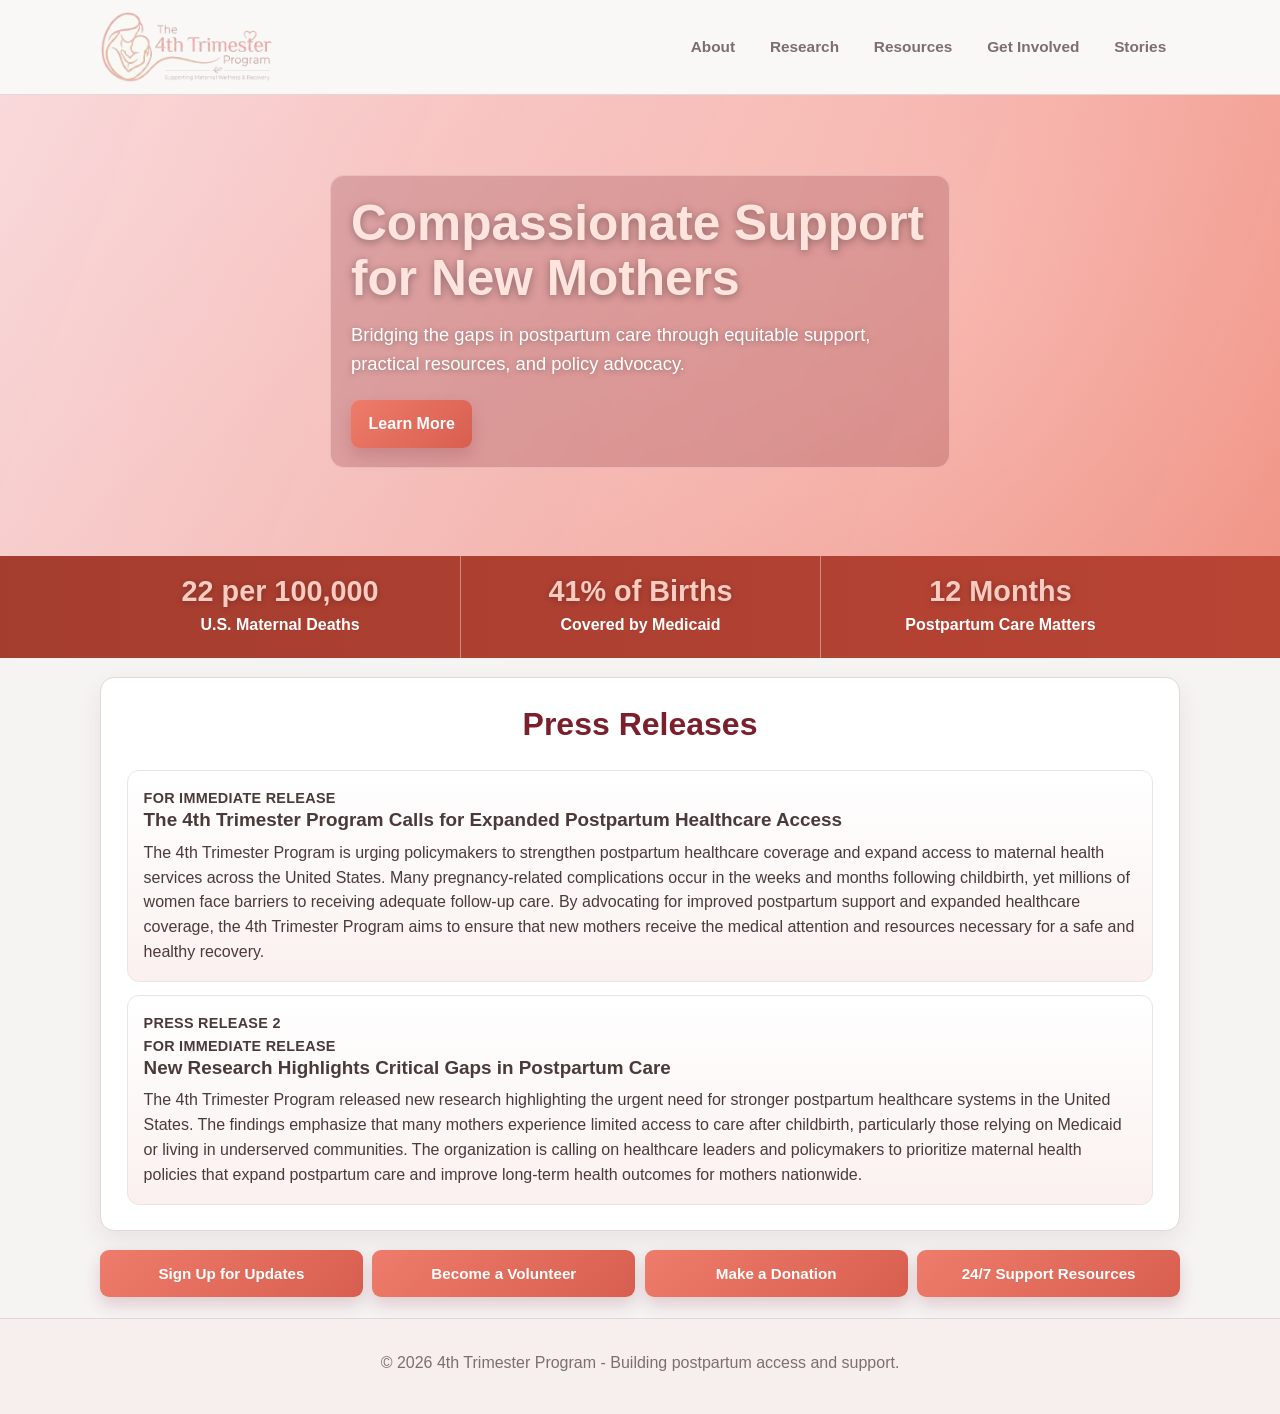
<file: index.html>
<!doctype html>
<html lang="en">
<head>
  <meta charset="utf-8" />
  <meta name="viewport" content="width=device-width,initial-scale=1" />
  <title>4th Trimester Program</title>
  <link rel="stylesheet" href="css/styles.css">
</head>
<body>
  <header class="site-header">
    <div class="container header-inner">
      <a class="logo" href="index.html">
        <img src="assets/logo.png" alt="4th Trimester Program logo">
        <span>4th Trimester Program</span>
      </a>
      <button class="menu-toggle" type="button" aria-expanded="false" aria-controls="site-nav" aria-label="Open navigation menu">
        <span class="bar"></span>
        <span class="bar"></span>
        <span class="bar"></span>
      </button>
      <nav id="site-nav" class="nav">
        <a href="about.html">About</a>
        <a href="research.html">Research</a>
        <a href="resources.html">Resources</a>
        <a href="get-involved.html">Get Involved</a>
        <a href="stories.html">Stories</a>
      </nav>
    </div>
  </header>

  <main>
    <section class="hero">
      <div class="container hero-content">
        <h1>Compassionate Support for New Mothers</h1>
        <p class="lead">Bridging the gaps in postpartum care through equitable support, practical resources, and policy advocacy.</p>
        <a class="btn" href="about.html">Learn More</a>
      </div>
    </section>

    <section class="stat-ribbon">
      <div class="container stat-grid">
        <article>
          <h2>22 per 100,000</h2>
          <p>U.S. Maternal Deaths</p>
        </article>
        <article>
          <h2>41% of Births</h2>
          <p>Covered by Medicaid</p>
        </article>
        <article>
          <h2>12 Months</h2>
          <p>Postpartum Care Matters</p>
        </article>
      </div>
    </section>

    <section class="container section press-releases">
      <h2>Press Releases</h2>
      <article class="release-card">
        <p class="release-tag">FOR IMMEDIATE RELEASE</p>
        <h3>The 4th Trimester Program Calls for Expanded Postpartum Healthcare Access</h3>
        <p>The 4th Trimester Program is urging policymakers to strengthen postpartum healthcare coverage and expand access to maternal health services across the United States. Many pregnancy-related complications occur in the weeks and months following childbirth, yet millions of women face barriers to receiving adequate follow-up care. By advocating for improved postpartum support and expanded healthcare coverage, the 4th Trimester Program aims to ensure that new mothers receive the medical attention and resources necessary for a safe and healthy recovery.</p>
      </article>
      <article class="release-card">
        <p class="release-label">Press Release 2</p>
        <p class="release-tag">FOR IMMEDIATE RELEASE</p>
        <h3>New Research Highlights Critical Gaps in Postpartum Care</h3>
        <p>The 4th Trimester Program released new research highlighting the urgent need for stronger postpartum healthcare systems in the United States. The findings emphasize that many mothers experience limited access to care after childbirth, particularly those relying on Medicaid or living in underserved communities. The organization is calling on healthcare leaders and policymakers to prioritize maternal health policies that expand postpartum care and improve long-term health outcomes for mothers nationwide.</p>
      </article>
    </section>

    <section class="container cta-strip">
      <a class="btn" href="get-involved.html">Sign Up for Updates</a>
      <a class="btn" href="get-involved.html#volunteer">Become a Volunteer</a>
      <a class="btn" href="get-involved.html#donate">Make a Donation</a>
      <a class="btn" href="resources.html">24/7 Support Resources</a>
    </section>
  </main>

  <footer class="site-footer">
    <div class="container">
      <p>&copy; 2026 4th Trimester Program - Building postpartum access and support.</p>
    </div>
  </footer>

  <script src="js/script.js"></script>
</body>
</html>
</file>
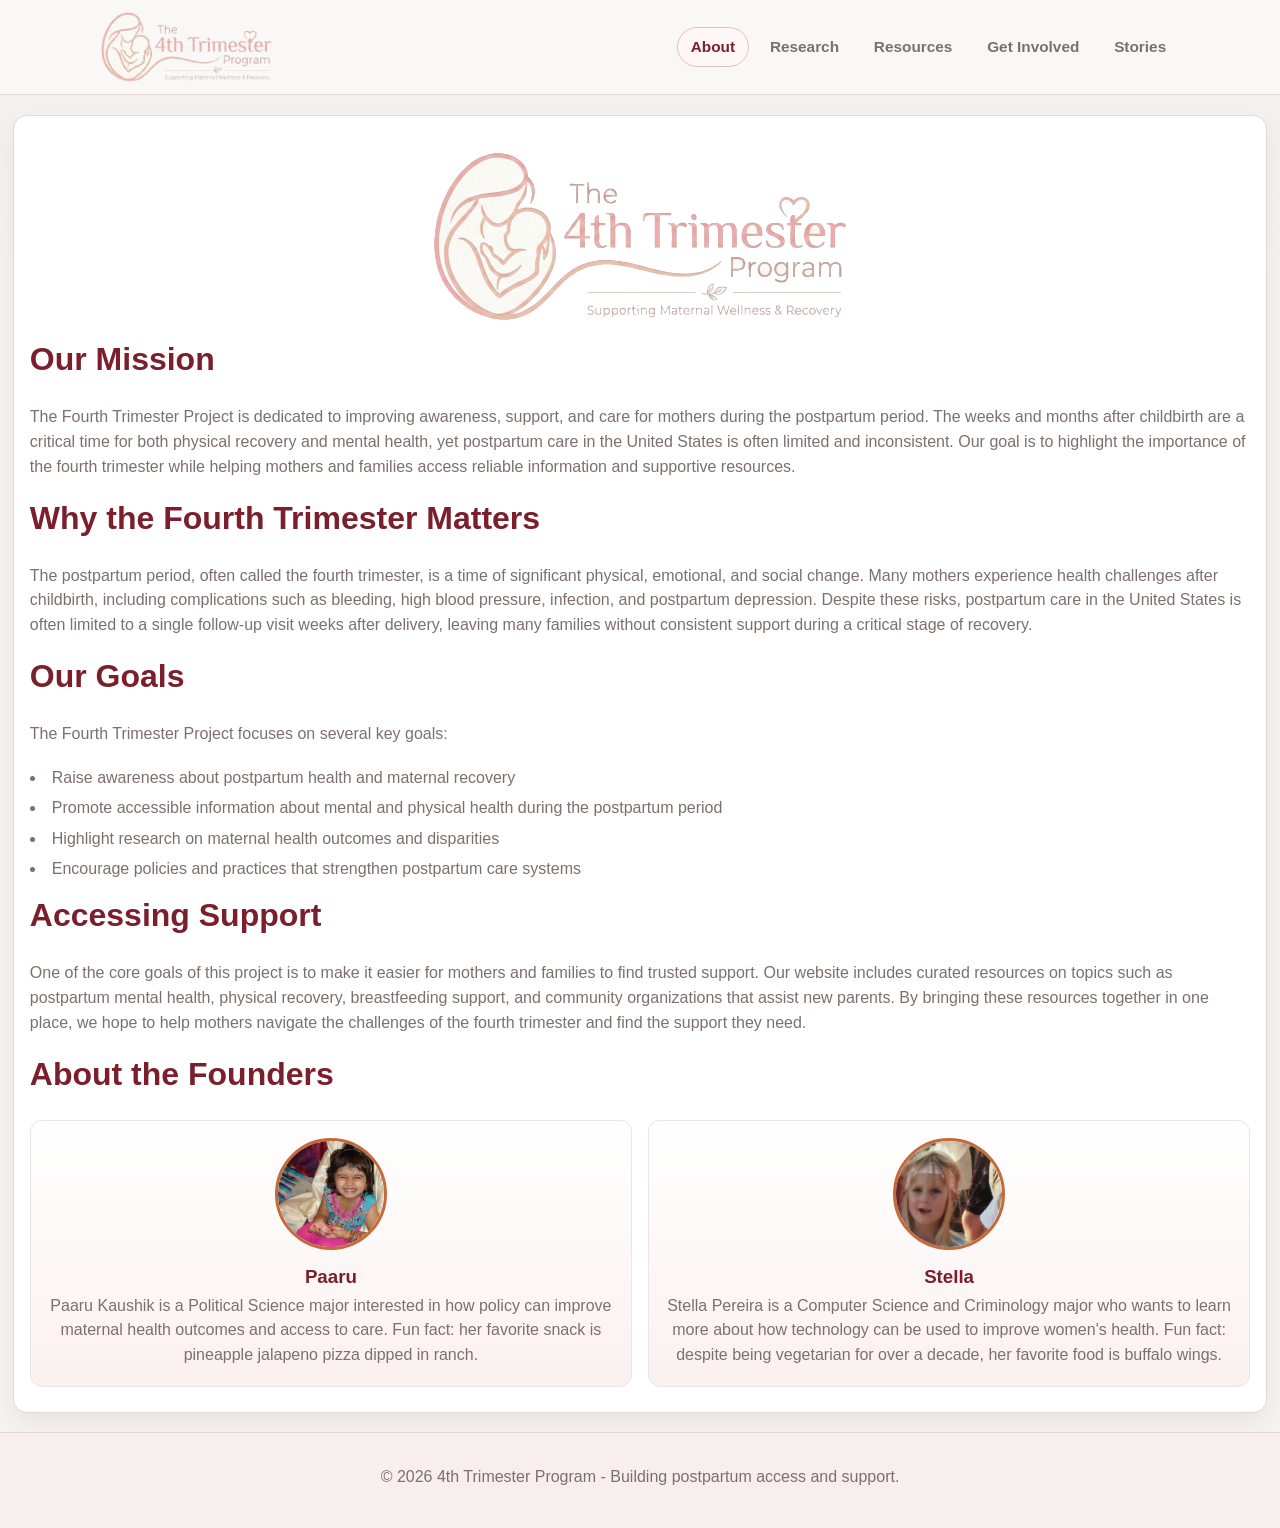
<file: about.html>
<!doctype html>
<html lang="en">
<head>
  <meta charset="utf-8" />
  <meta name="viewport" content="width=device-width,initial-scale=1" />
  <title>About | 4th Trimester Program</title>
  <link rel="stylesheet" href="css/styles.css">
</head>
<body>
  <header class="site-header">
    <div class="container header-inner">
      <a class="logo" href="index.html">
        <img src="assets/logo.png" alt="4th Trimester Program logo">
        <span>4th Trimester Program</span>
      </a>
      <button class="menu-toggle" type="button" aria-expanded="false" aria-controls="site-nav" aria-label="Open navigation menu">
        <span class="bar"></span>
        <span class="bar"></span>
        <span class="bar"></span>
      </button>
      <nav id="site-nav" class="nav">
        <a href="about.html">About</a>
        <a href="research.html">Research</a>
        <a href="resources.html">Resources</a>
        <a href="get-involved.html">Get Involved</a>
        <a href="stories.html">Stories</a>
      </nav>
    </div>
  </header>

  <main class="section about-page">
    <div class="about-logo">
      <img src="assets/logo.png" alt="4th Trimester Program logo">
    </div>
    <h2>Our Mission</h2>
    <p class="about-intro">The Fourth Trimester Project is dedicated to improving awareness, support, and care for mothers during the postpartum period. The weeks and months after childbirth are a critical time for both physical recovery and mental health, yet postpartum care in the United States is often limited and inconsistent. Our goal is to highlight the importance of the fourth trimester while helping mothers and families access reliable information and supportive resources.</p>

    <h2>Why the Fourth Trimester Matters</h2>
    <p>The postpartum period, often called the fourth trimester, is a time of significant physical, emotional, and social change. Many mothers experience health challenges after childbirth, including complications such as bleeding, high blood pressure, infection, and postpartum depression. Despite these risks, postpartum care in the United States is often limited to a single follow-up visit weeks after delivery, leaving many families without consistent support during a critical stage of recovery.</p>

    <h2>Our Goals</h2>
    <p>The Fourth Trimester Project focuses on several key goals:</p>
    <ul>
      <li>Raise awareness about postpartum health and maternal recovery</li>
      <li>Promote accessible information about mental and physical health during the postpartum period</li>
      <li>Highlight research on maternal health outcomes and disparities</li>
      <li>Encourage policies and practices that strengthen postpartum care systems</li>
    </ul>

    <h2>Accessing Support</h2>
    <p>One of the core goals of this project is to make it easier for mothers and families to find trusted support. Our website includes curated resources on topics such as postpartum mental health, physical recovery, breastfeeding support, and community organizations that assist new parents. By bringing these resources together in one place, we hope to help mothers navigate the challenges of the fourth trimester and find the support they need.</p>

    <h2>About the Founders</h2>
    <div class="founders">
      <div class="founder">
        <img src="assets/PaaruImg.JPEG" alt="Paaru photo">
        <h3>Paaru</h3>
        <p>Paaru Kaushik is a Political Science major interested in how policy can improve maternal health outcomes and access to care. Fun fact: her favorite snack is pineapple jalapeno pizza dipped in ranch.</p>
      </div>
      <div class="founder">
        <img class="stella-photo" src="assets/StellaImg.JPG" alt="Stella photo">
        <h3>Stella</h3>
        <p>Stella Pereira is a Computer Science and Criminology major who wants to learn more about how technology can be used to improve women's health. Fun fact: despite being vegetarian for over a decade, her favorite food is buffalo wings.</p>
      </div>
    </div>
  </main>

  <footer class="site-footer">
    <div class="container">
      <p>&copy; 2026 4th Trimester Program - Building postpartum access and support.</p>
    </div>
  </footer>

  <script src="js/script.js"></script>
</body>
</html>
</file>
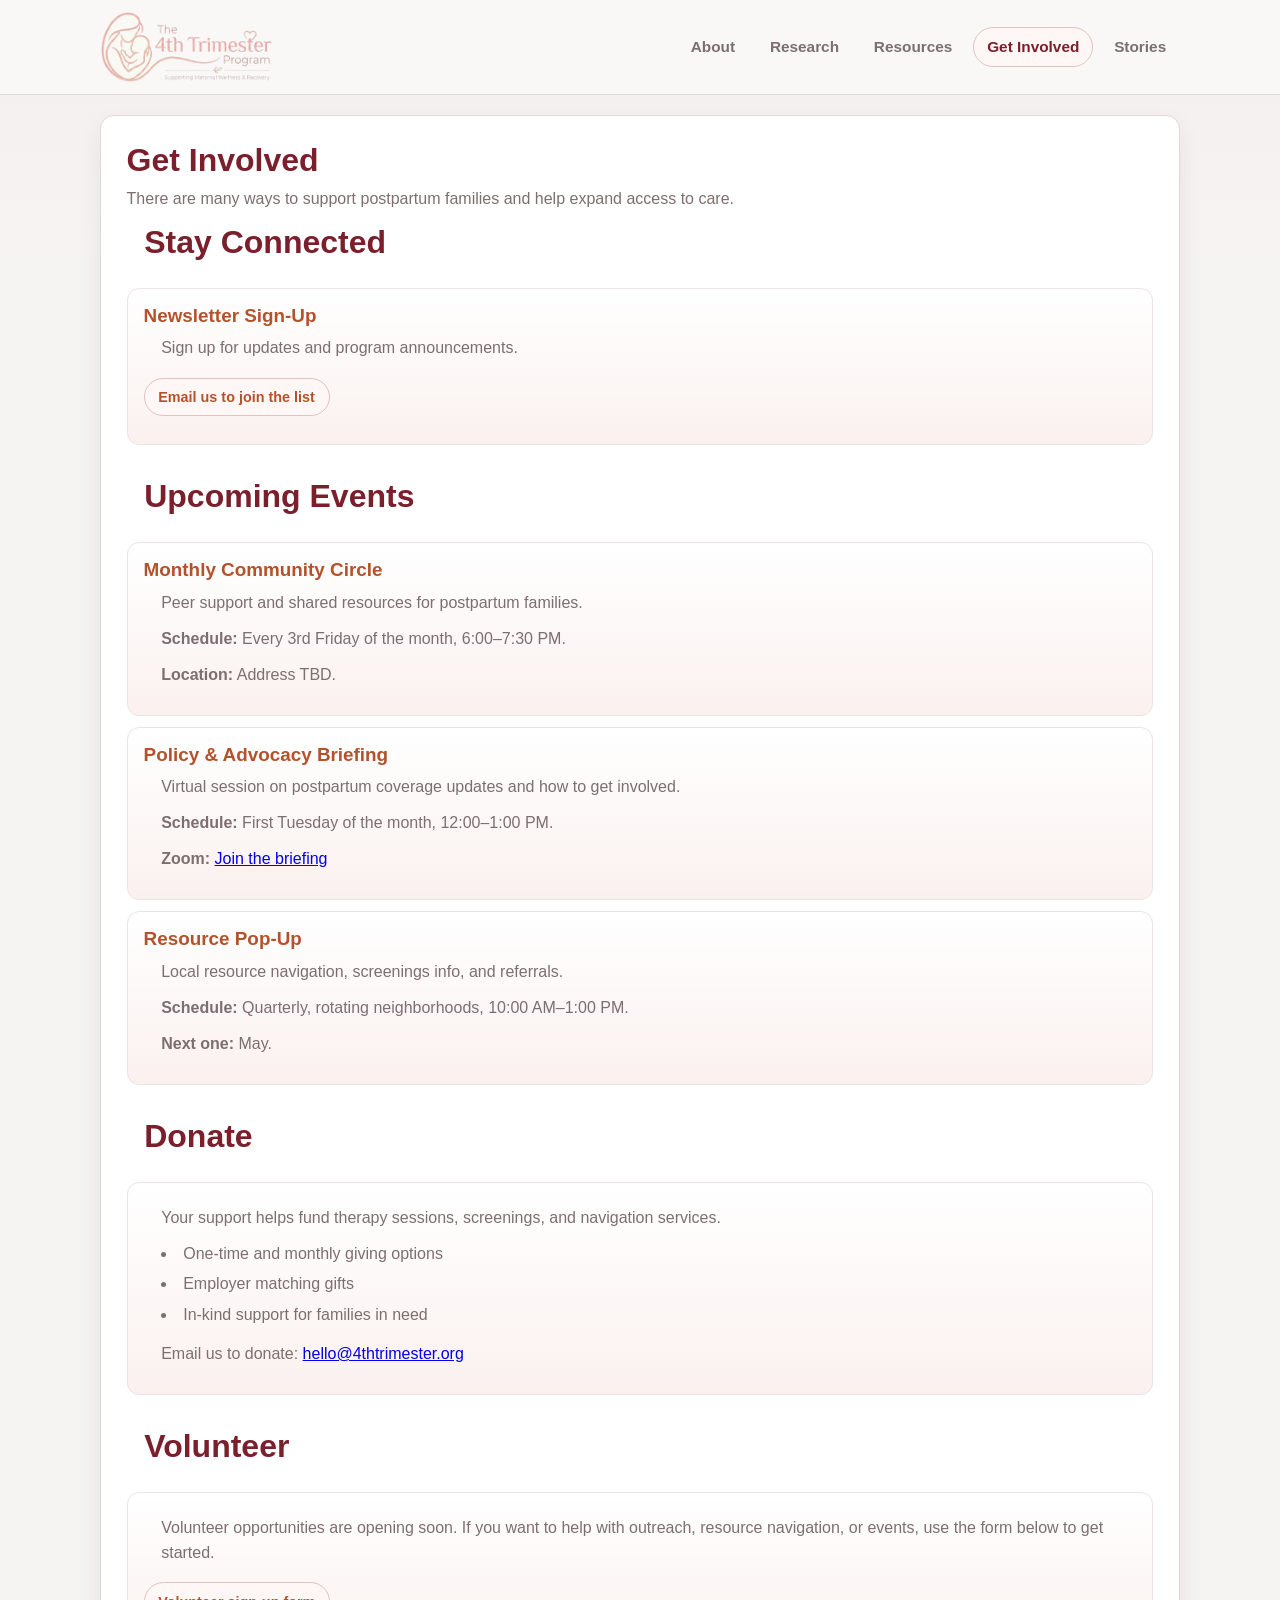
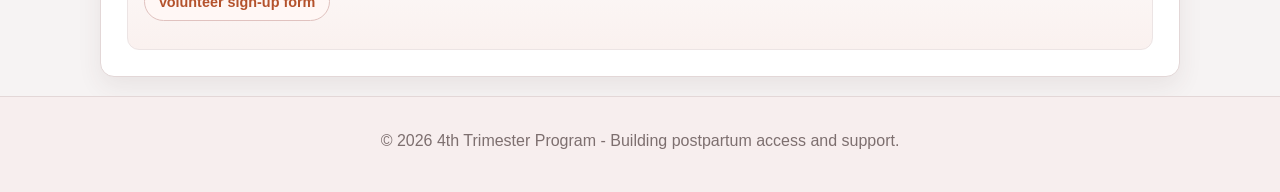
<file: get-involved.html>
<!doctype html>
<html lang="en">
<head>
  <meta charset="utf-8" />
  <meta name="viewport" content="width=device-width,initial-scale=1" />
  <title>Get Involved | 4th Trimester Program</title>
  <link rel="stylesheet" href="css/styles.css">
</head>
<body>
  <header class="site-header">
    <div class="container header-inner">
      <a class="logo" href="index.html">
        <img src="assets/logo.png" alt="4th Trimester Program logo">
        <span>4th Trimester Program</span>
      </a>
      <button class="menu-toggle" type="button" aria-expanded="false" aria-controls="site-nav" aria-label="Open navigation menu">
        <span class="bar"></span>
        <span class="bar"></span>
        <span class="bar"></span>
      </button>
      <nav id="site-nav" class="nav">
        <a href="about.html">About</a>
        <a href="research.html">Research</a>
        <a href="resources.html">Resources</a>
        <a href="get-involved.html">Get Involved</a>
        <a href="stories.html">Stories</a>
      </nav>
    </div>
  </header>

  <main class="container section get-involved-page">
    <h1>Get Involved</h1>
    <p class="no-pad">There are many ways to support postpartum families and help expand access to care.</p>

    <h2 id="stay-connected">Stay Connected</h2>
    <div class="release-card">
      <h3>Newsletter Sign-Up</h3>
      <p>Sign up for updates and program announcements.</p>
      <a class="source-btn" href="mailto:hello@4thtrimester.org?subject=Newsletter">Email us to join the list</a>
    </div>

    <h2>Upcoming Events</h2>
    <div class="release-card">
      <h3>Monthly Community Circle</h3>
      <p>Peer support and shared resources for postpartum families.</p>
      <p><strong>Schedule:</strong> Every 3rd Friday of the month, 6:00–7:30 PM.</p>
      <p><strong>Location:</strong> Address TBD.</p>
    </div>
    <div class="release-card">
      <h3>Policy &amp; Advocacy Briefing</h3>
      <p>Virtual session on postpartum coverage updates and how to get involved.</p>
      <p><strong>Schedule:</strong> First Tuesday of the month, 12:00–1:00 PM.</p>
      <p><strong>Zoom:</strong> <a href="https://zoom.us/j/1234567890" target="_blank" rel="noopener">Join the briefing</a></p>
    </div>
    <div class="release-card">
      <h3>Resource Pop-Up</h3>
      <p>Local resource navigation, screenings info, and referrals.</p>
      <p><strong>Schedule:</strong> Quarterly, rotating neighborhoods, 10:00 AM–1:00 PM.</p>
      <p><strong>Next one:</strong> May.</p>
    </div>

    <h2 id="donate">Donate</h2>
    <div class="release-card">
      <p>Your support helps fund therapy sessions, screenings, and navigation services.</p>
      <ul>
        <li>One-time and monthly giving options</li>
        <li>Employer matching gifts</li>
        <li>In-kind support for families in need</li>
      </ul>
      <p>Email us to donate: <a href="mailto:hello@4thtrimester.org?subject=Donation">hello@4thtrimester.org</a></p>
    </div>

    <h2 id="volunteer">Volunteer</h2>
    <div class="release-card">
      <p>Volunteer opportunities are opening soon. If you want to help with outreach, resource navigation, or events, use the form below to get started.</p>
      <a class="source-btn" href="https://docs.google.com/forms/d/e/1FAIpQLSeb10ouzhHT8XpPEMt0klev78WPllbiSJYwWFGKzYuYGG1TrA/viewform?usp=header" target="_blank" rel="noopener">Volunteer sign-up form</a>
    </div>
  </main>

  <footer class="site-footer">
    <div class="container">
      <p>&copy; 2026 4th Trimester Program - Building postpartum access and support.</p>
    </div>
  </footer>

  <script src="js/script.js"></script>
</body>
</html>
</file>
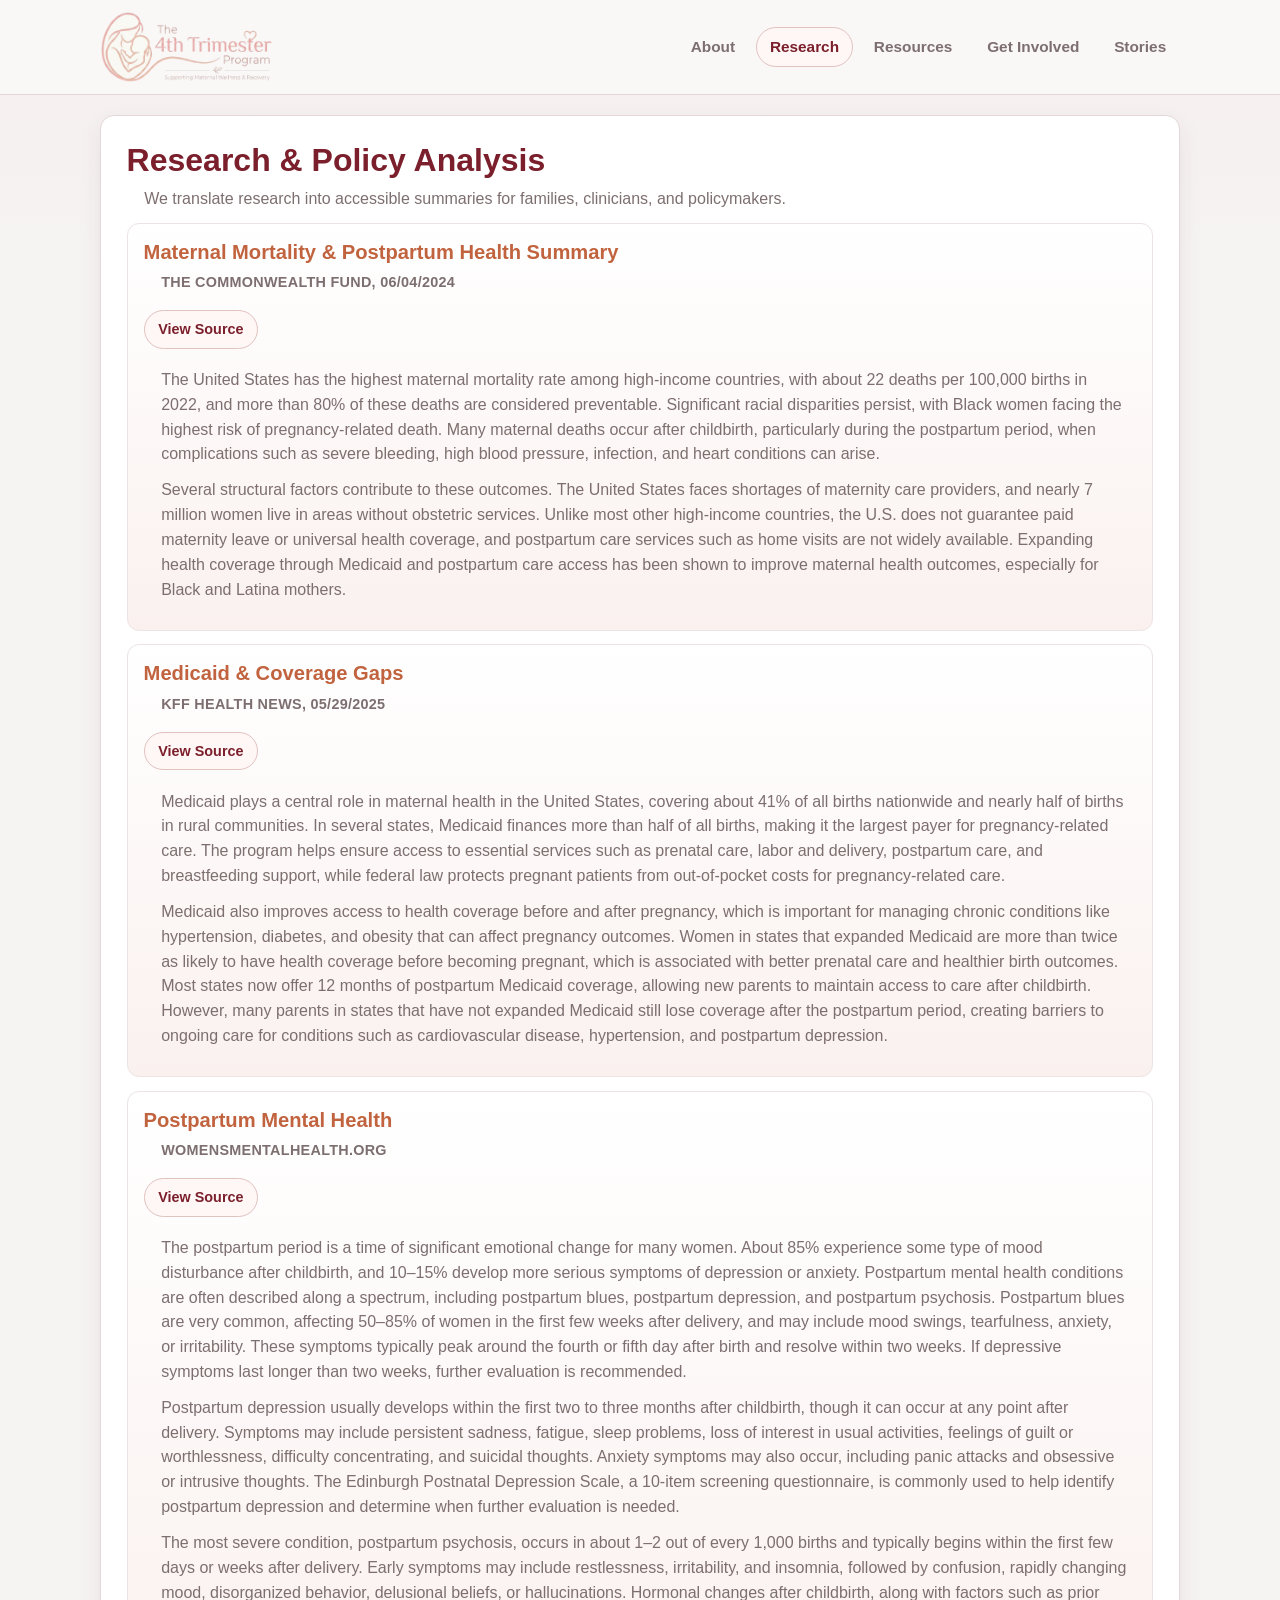
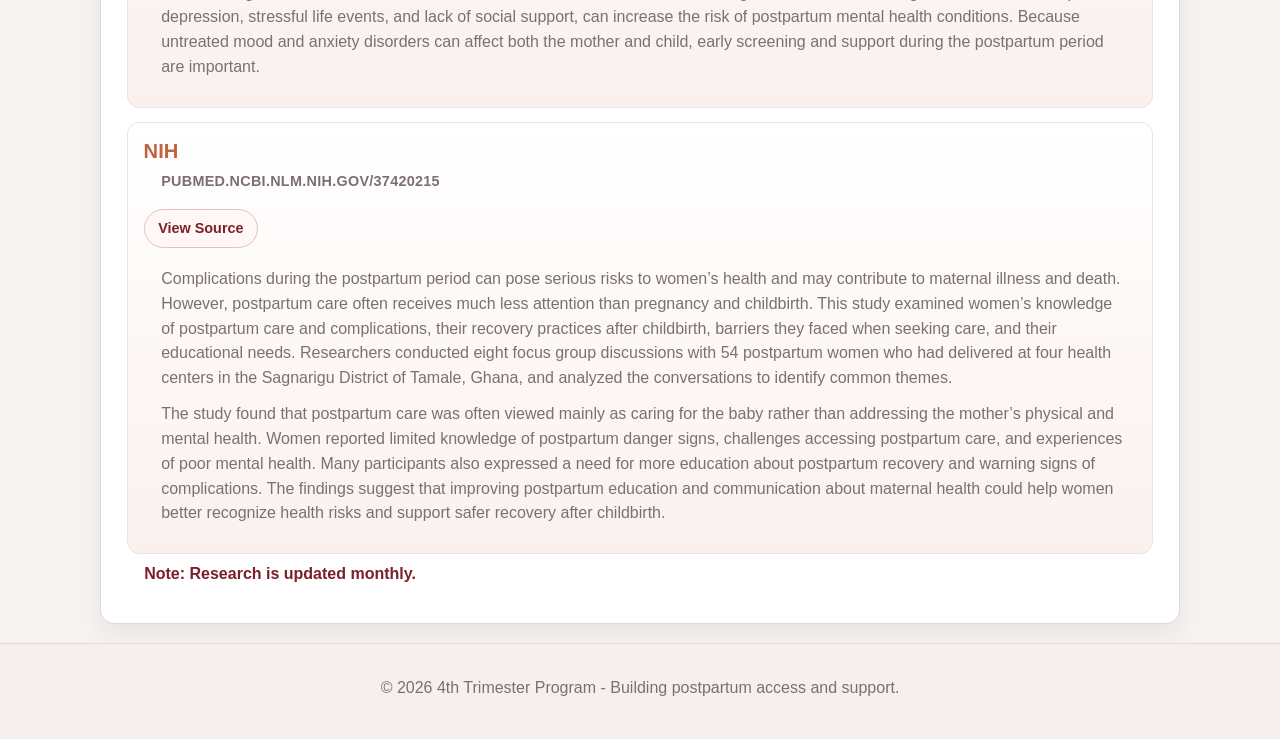
<file: research.html>
<!doctype html>
<html lang="en">
<head>
  <meta charset="utf-8" />
  <meta name="viewport" content="width=device-width,initial-scale=1" />
  <title>Research | 4th Trimester Program</title>
  <link rel="stylesheet" href="css/styles.css">
</head>
<body>
  <header class="site-header">
    <div class="container header-inner">
      <a class="logo" href="index.html">
        <img src="assets/logo.png" alt="4th Trimester Program logo">
        <span>4th Trimester Program</span>
      </a>
      <button class="menu-toggle" type="button" aria-expanded="false" aria-controls="site-nav" aria-label="Open navigation menu">
        <span class="bar"></span>
        <span class="bar"></span>
        <span class="bar"></span>
      </button>
      <nav id="site-nav" class="nav">
        <a href="about.html">About</a>
        <a href="research.html">Research</a>
        <a href="resources.html">Resources</a>
        <a href="get-involved.html">Get Involved</a>
        <a href="stories.html">Stories</a>
      </nav>
    </div>
  </header>

  <main class="container section research-page">
    <h1>Research &amp; Policy Analysis</h1>
    <p class="section-intro">We translate research into accessible summaries for families, clinicians, and policymakers.</p>
    <section class="release-card">
      <h3 class="release-title">Maternal Mortality &amp; Postpartum Health Summary</h3>
      <p class="release-label">The Commonwealth Fund, 06/04/2024</p>
      <a class="source-btn" href="https://www.commonwealthfund.org/" target="_blank" rel="noopener">View Source</a>
      <p class="muted-copy">The United States has the highest maternal mortality rate among high-income countries, with about 22 deaths per 100,000 births in 2022, and more than 80% of these deaths are considered preventable. Significant racial disparities persist, with Black women facing the highest risk of pregnancy-related death. Many maternal deaths occur after childbirth, particularly during the postpartum period, when complications such as severe bleeding, high blood pressure, infection, and heart conditions can arise.</p>
      <p class="muted-copy">Several structural factors contribute to these outcomes. The United States faces shortages of maternity care providers, and nearly 7 million women live in areas without obstetric services. Unlike most other high-income countries, the U.S. does not guarantee paid maternity leave or universal health coverage, and postpartum care services such as home visits are not widely available. Expanding health coverage through Medicaid and postpartum care access has been shown to improve maternal health outcomes, especially for Black and Latina mothers.</p>
    </section>

    <section class="release-card">
      <h3 class="release-title">Medicaid &amp; Coverage Gaps</h3>
      <p class="release-label">KFF Health News, 05/29/2025</p>
      <a class="source-btn" href="https://kffhealthnews.org/" target="_blank" rel="noopener">View Source</a>
      <p>Medicaid plays a central role in maternal health in the United States, covering about 41% of all births nationwide and nearly half of births in rural communities. In several states, Medicaid finances more than half of all births, making it the largest payer for pregnancy-related care. The program helps ensure access to essential services such as prenatal care, labor and delivery, postpartum care, and breastfeeding support, while federal law protects pregnant patients from out-of-pocket costs for pregnancy-related care.</p>
      <p>Medicaid also improves access to health coverage before and after pregnancy, which is important for managing chronic conditions like hypertension, diabetes, and obesity that can affect pregnancy outcomes. Women in states that expanded Medicaid are more than twice as likely to have health coverage before becoming pregnant, which is associated with better prenatal care and healthier birth outcomes. Most states now offer 12 months of postpartum Medicaid coverage, allowing new parents to maintain access to care after childbirth. However, many parents in states that have not expanded Medicaid still lose coverage after the postpartum period, creating barriers to ongoing care for conditions such as cardiovascular disease, hypertension, and postpartum depression.</p>
    </section>

    <section class="release-card">
      <h3 class="release-title">Postpartum Mental Health</h3>
      <p class="release-label">womensmentalhealth.org</p>
      <a class="source-btn" href="https://womensmentalhealth.org/specialty-clinics/postpartum-psychiatric-disorders-2/" target="_blank" rel="noopener">View Source</a>
      <p>The postpartum period is a time of significant emotional change for many women. About 85% experience some type of mood disturbance after childbirth, and 10–15% develop more serious symptoms of depression or anxiety. Postpartum mental health conditions are often described along a spectrum, including postpartum blues, postpartum depression, and postpartum psychosis. Postpartum blues are very common, affecting 50–85% of women in the first few weeks after delivery, and may include mood swings, tearfulness, anxiety, or irritability. These symptoms typically peak around the fourth or fifth day after birth and resolve within two weeks. If depressive symptoms last longer than two weeks, further evaluation is recommended.</p>
      <p>Postpartum depression usually develops within the first two to three months after childbirth, though it can occur at any point after delivery. Symptoms may include persistent sadness, fatigue, sleep problems, loss of interest in usual activities, feelings of guilt or worthlessness, difficulty concentrating, and suicidal thoughts. Anxiety symptoms may also occur, including panic attacks and obsessive or intrusive thoughts. The Edinburgh Postnatal Depression Scale, a 10-item screening questionnaire, is commonly used to help identify postpartum depression and determine when further evaluation is needed.</p>
      <p>The most severe condition, postpartum psychosis, occurs in about 1–2 out of every 1,000 births and typically begins within the first few days or weeks after delivery. Early symptoms may include restlessness, irritability, and insomnia, followed by confusion, rapidly changing mood, disorganized behavior, delusional beliefs, or hallucinations. Hormonal changes after childbirth, along with factors such as prior depression, stressful life events, and lack of social support, can increase the risk of postpartum mental health conditions. Because untreated mood and anxiety disorders can affect both the mother and child, early screening and support during the postpartum period are important.</p>
    </section>

    <section class="release-card">
      <h3 class="release-title">NIH</h3>
      <p class="release-label">pubmed.ncbi.nlm.nih.gov/37420215</p>
      <a class="source-btn" href="https://pubmed.ncbi.nlm.nih.gov/37420215/" target="_blank" rel="noopener">View Source</a>
      <p>Complications during the postpartum period can pose serious risks to women’s health and may contribute to maternal illness and death. However, postpartum care often receives much less attention than pregnancy and childbirth. This study examined women’s knowledge of postpartum care and complications, their recovery practices after childbirth, barriers they faced when seeking care, and their educational needs. Researchers conducted eight focus group discussions with 54 postpartum women who had delivered at four health centers in the Sagnarigu District of Tamale, Ghana, and analyzed the conversations to identify common themes.</p>
      <p>The study found that postpartum care was often viewed mainly as caring for the baby rather than addressing the mother’s physical and mental health. Women reported limited knowledge of postpartum danger signs, challenges accessing postpartum care, and experiences of poor mental health. Many participants also expressed a need for more education about postpartum recovery and warning signs of complications. The findings suggest that improving postpartum education and communication about maternal health could help women better recognize health risks and support safer recovery after childbirth.</p>
    </section>

    <p class="section-note">Note: Research is updated monthly.</p>
  </main>

  <footer class="site-footer">
    <div class="container">
      <p>&copy; 2026 4th Trimester Program - Building postpartum access and support.</p>
    </div>
  </footer>

  <script src="js/script.js"></script>
</body>
</html>
</file>
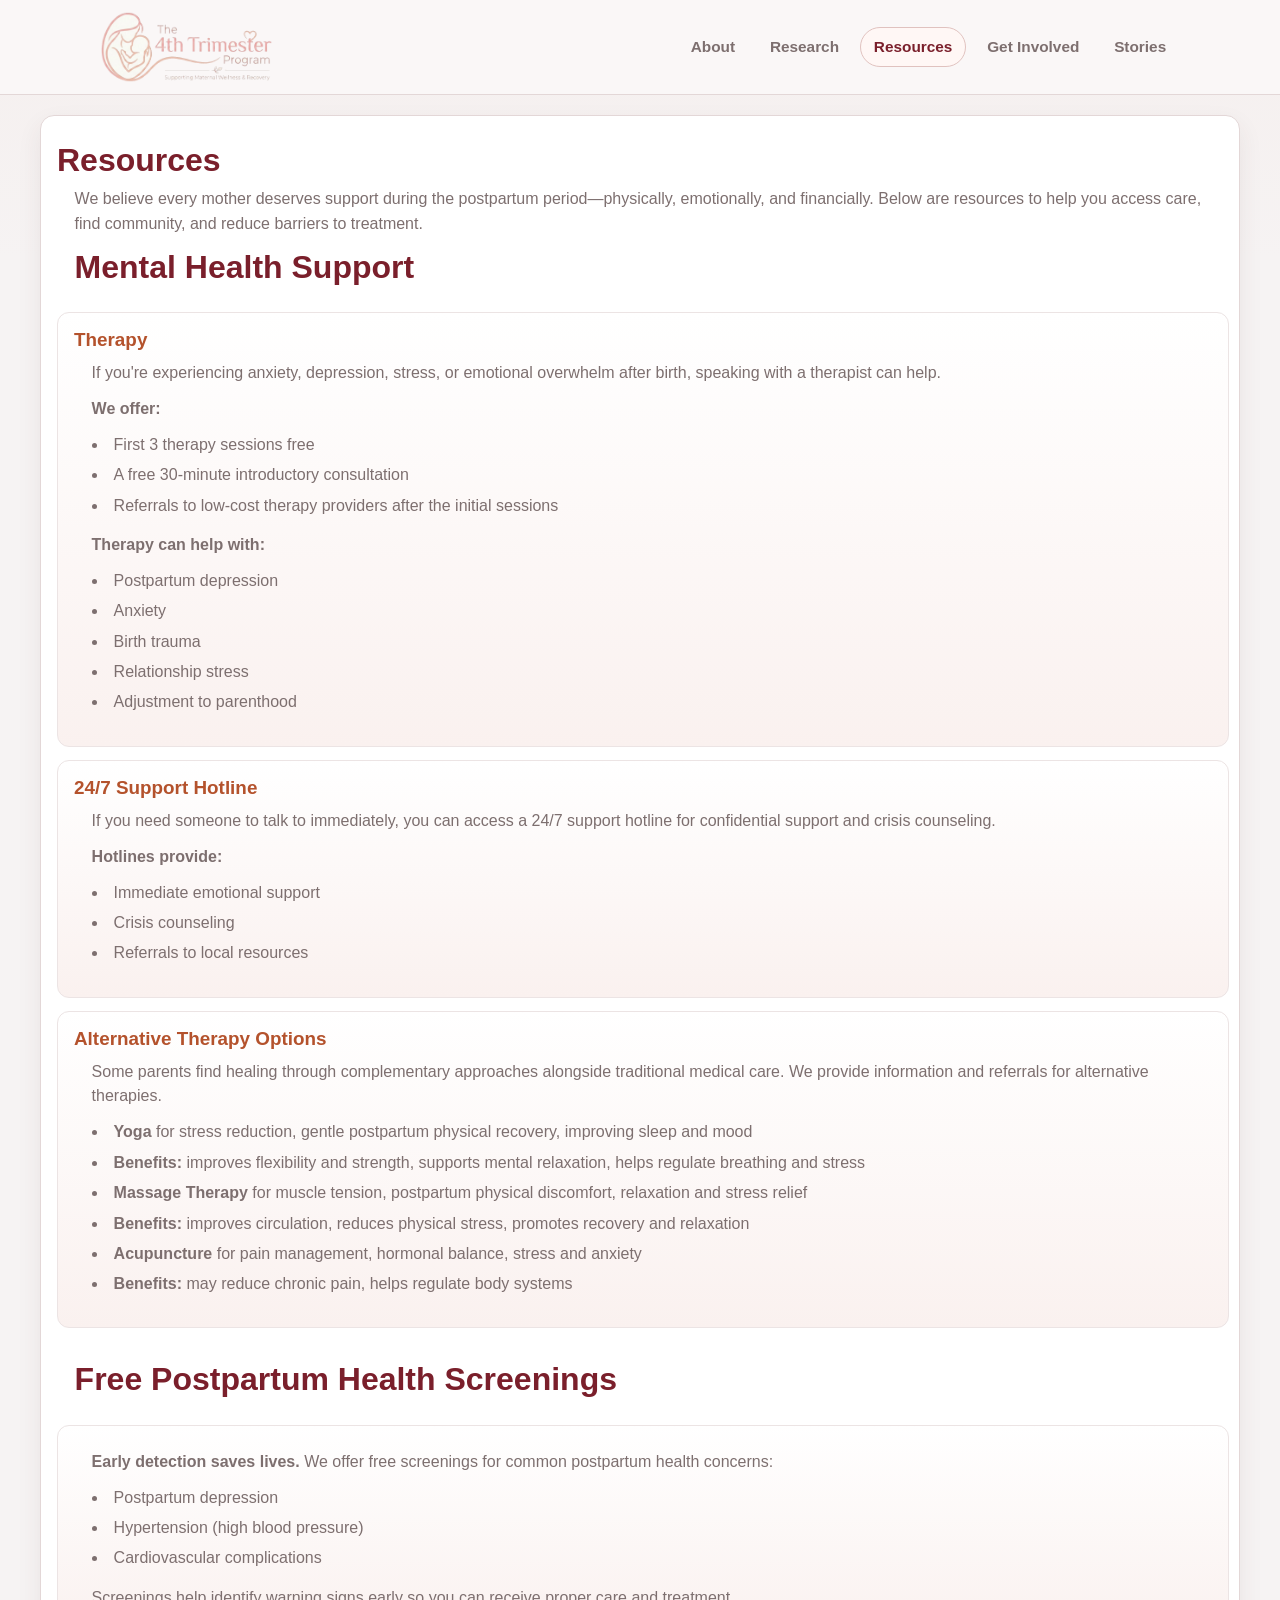
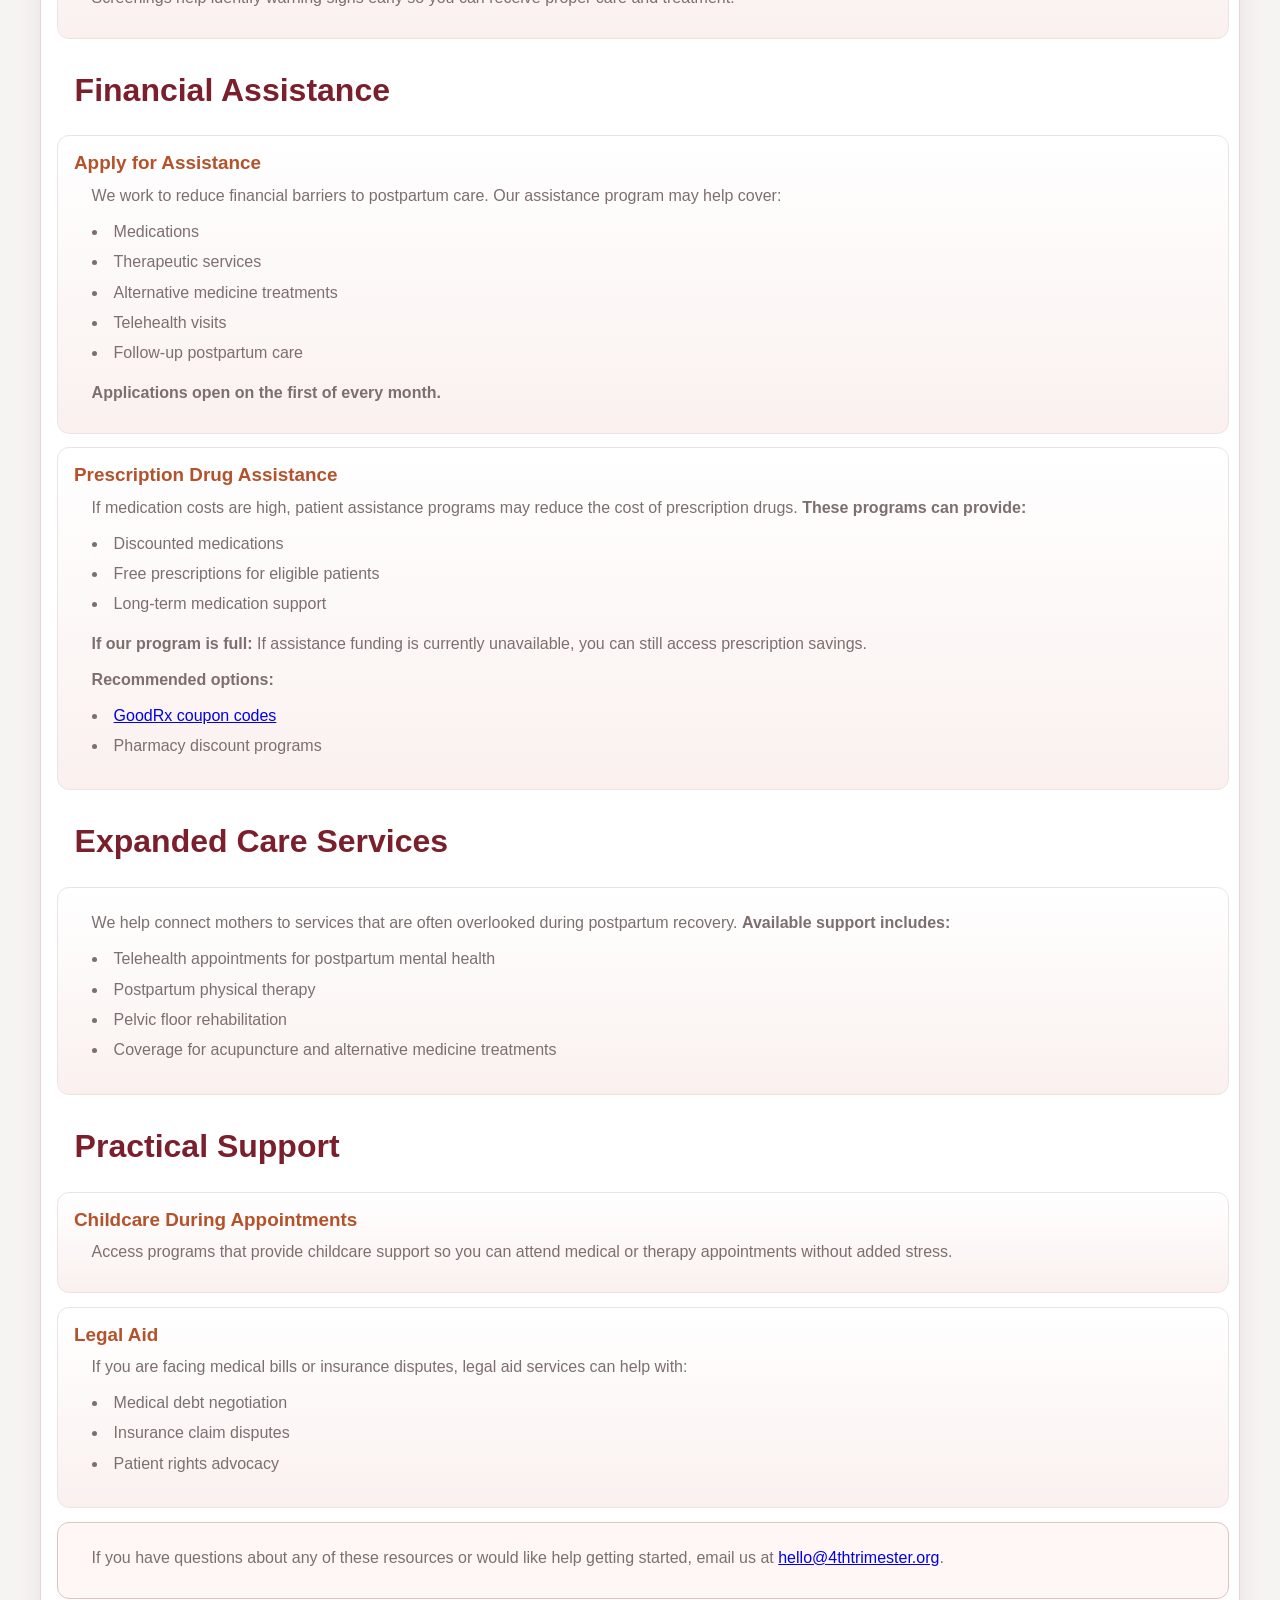
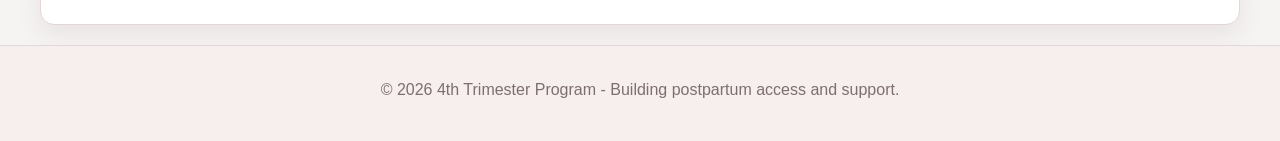
<file: resources.html>
<!doctype html>
<html lang="en">
<head>
  <meta charset="utf-8" />
  <meta name="viewport" content="width=device-width,initial-scale=1" />
  <title>Resources | 4th Trimester Program</title>
  <link rel="stylesheet" href="css/styles.css">
</head>
<body>
  <header class="site-header">
    <div class="container header-inner">
      <a class="logo" href="index.html">
        <img src="assets/logo.png" alt="4th Trimester Program logo">
        <span>4th Trimester Program</span>
      </a>
      <button class="menu-toggle" type="button" aria-expanded="false" aria-controls="site-nav" aria-label="Open navigation menu">
        <span class="bar"></span>
        <span class="bar"></span>
        <span class="bar"></span>
      </button>
      <nav id="site-nav" class="nav">
        <a href="about.html">About</a>
        <a href="research.html">Research</a>
        <a href="resources.html">Resources</a>
        <a href="get-involved.html">Get Involved</a>
        <a href="stories.html">Stories</a>
      </nav>
    </div>
  </header>

  <main class="container section resources-page">
    <h1>Resources</h1>
    <p>We believe every mother deserves support during the postpartum period—physically, emotionally, and financially. Below are resources to help you access care, find community, and reduce barriers to treatment.</p>

    <h2>Mental Health Support</h2>
    <div class="release-card">
      <h3>Therapy</h3>
      <p>If you're experiencing anxiety, depression, stress, or emotional overwhelm after birth, speaking with a therapist can help.</p>
      <p><strong>We offer:</strong></p>
      <ul>
        <li>First 3 therapy sessions free</li>
        <li>A free 30-minute introductory consultation</li>
        <li>Referrals to low-cost therapy providers after the initial sessions</li>
      </ul>
      <p><strong>Therapy can help with:</strong></p>
      <ul>
        <li>Postpartum depression</li>
        <li>Anxiety</li>
        <li>Birth trauma</li>
        <li>Relationship stress</li>
        <li>Adjustment to parenthood</li>
      </ul>
    </div>

    <div class="release-card">
      <h3>24/7 Support Hotline</h3>
      <p>If you need someone to talk to immediately, you can access a 24/7 support hotline for confidential support and crisis counseling.</p>
      <p><strong>Hotlines provide:</strong></p>
      <ul>
        <li>Immediate emotional support</li>
        <li>Crisis counseling</li>
        <li>Referrals to local resources</li>
      </ul>
    </div>

    <div class="release-card">
      <h3>Alternative Therapy Options</h3>
      <p>Some parents find healing through complementary approaches alongside traditional medical care. We provide information and referrals for alternative therapies.</p>
      <ul>
        <li><strong>Yoga</strong> for stress reduction, gentle postpartum physical recovery, improving sleep and mood</li>
        <li><strong>Benefits:</strong> improves flexibility and strength, supports mental relaxation, helps regulate breathing and stress</li>
        <li><strong>Massage Therapy</strong> for muscle tension, postpartum physical discomfort, relaxation and stress relief</li>
        <li><strong>Benefits:</strong> improves circulation, reduces physical stress, promotes recovery and relaxation</li>
        <li><strong>Acupuncture</strong> for pain management, hormonal balance, stress and anxiety</li>
        <li><strong>Benefits:</strong> may reduce chronic pain, helps regulate body systems</li>
      </ul>
    </div>

    <h2 class="section-break">Free Postpartum Health Screenings</h2>
    <div class="release-card">
      <p><strong>Early detection saves lives.</strong> We offer free screenings for common postpartum health concerns:</p>
      <ul>
        <li>Postpartum depression</li>
        <li>Hypertension (high blood pressure)</li>
        <li>Cardiovascular complications</li>
      </ul>
      <p>Screenings help identify warning signs early so you can receive proper care and treatment.</p>
    </div>

    <h2>Financial Assistance</h2>
    <div class="release-card">
      <h3>Apply for Assistance</h3>
      <p>We work to reduce financial barriers to postpartum care. Our assistance program may help cover:</p>
      <ul>
        <li>Medications</li>
        <li>Therapeutic services</li>
        <li>Alternative medicine treatments</li>
        <li>Telehealth visits</li>
        <li>Follow-up postpartum care</li>
      </ul>
      <p><strong>Applications open on the first of every month.</strong></p>
    </div>

    <div class="release-card">
      <h3>Prescription Drug Assistance</h3>
      <p>If medication costs are high, patient assistance programs may reduce the cost of prescription drugs. <strong>These programs can provide:</strong></p>
      <ul>
        <li>Discounted medications</li>
        <li>Free prescriptions for eligible patients</li>
        <li>Long-term medication support</li>
      </ul>
      <p><strong>If our program is full:</strong> If assistance funding is currently unavailable, you can still access prescription savings.</p>
      <p><strong>Recommended options:</strong></p>
      <ul>
        <li><a href="https://www.goodrx.com/go/homepage-lander-sem-7?utm_campaign=127243741&utm_content=121594327605&utm_source=google&utm_medium=cpc&utm_term=kwd-63345426697&gclsrc=aw.ds&gad_source=1&gad_campaignid=127243741&gclid=CjwKCAjw1N7NBhAoEiwAcPchp2JtqaVbAJaRwzSvpNNBsgS7s1AlOn08kwns-G7VArYilOSd2NL-ghoCXuUQAvD_BwE" target="_blank" rel="noopener">GoodRx coupon codes</a></li>
        <li>Pharmacy discount programs</li>
      </ul>
    </div>

    <h2>Expanded Care Services</h2>
    <div class="release-card">
      <p>We help connect mothers to services that are often overlooked during postpartum recovery. <strong>Available support includes:</strong></p>
      <ul>
        <li>Telehealth appointments for postpartum mental health</li>
        <li>Postpartum physical therapy</li>
        <li>Pelvic floor rehabilitation</li>
        <li>Coverage for acupuncture and alternative medicine treatments</li>
      </ul>
    </div>

    <h2>Practical Support</h2>
    <div class="release-card">
      <h3>Childcare During Appointments</h3>
      <p>Access programs that provide childcare support so you can attend medical or therapy appointments without added stress.</p>
    </div>

    <div class="release-card">
      <h3>Legal Aid</h3>
      <p>If you are facing medical bills or insurance disputes, legal aid services can help with:</p>
      <ul>
        <li>Medical debt negotiation</li>
        <li>Insurance claim disputes</li>
        <li>Patient rights advocacy</li>
      </ul>
    </div>

    <div class="release-card resources-note">
      <p>If you have questions about any of these resources or would like help getting started, email us at <a href="mailto:hello@4thtrimester.org">hello@4thtrimester.org</a>.</p>
    </div>
  </main>

  <footer class="site-footer">
    <div class="container">
      <p>&copy; 2026 4th Trimester Program - Building postpartum access and support.</p>
    </div>
  </footer>

  <script src="js/script.js"></script>
</body>
</html>
</file>
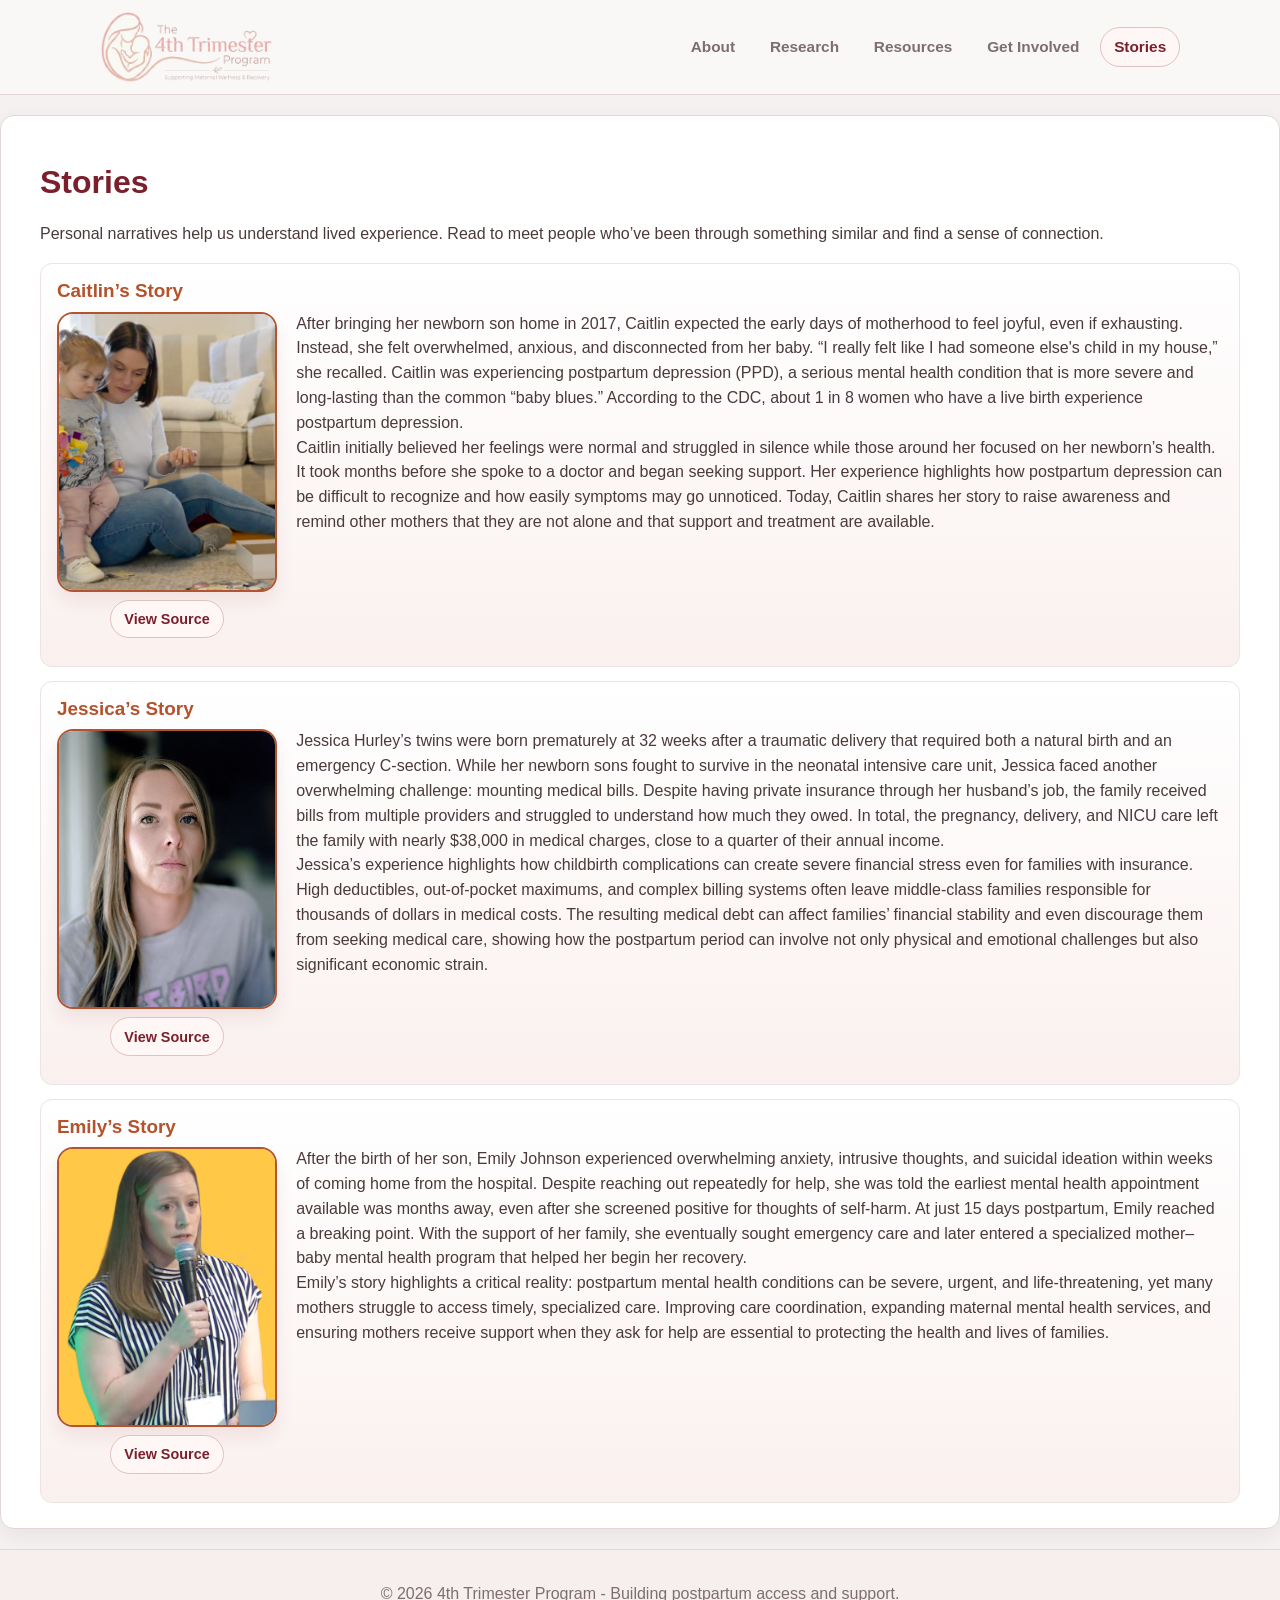
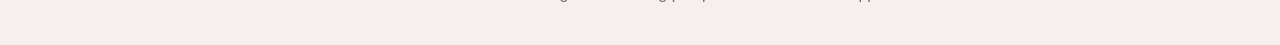
<file: stories.html>
<!doctype html>
<html lang="en">
<head>
  <meta charset="utf-8" />
  <meta name="viewport" content="width=device-width,initial-scale=1" />
  <title>Stories | 4th Trimester Program</title>
  <link rel="stylesheet" href="css/styles.css">
</head>
<body>
  <header class="site-header">
    <div class="container header-inner">
      <a class="logo" href="index.html">
        <img src="assets/logo.png" alt="4th Trimester Program logo">
        <span>4th Trimester Program</span>
      </a>
      <button class="menu-toggle" type="button" aria-expanded="false" aria-controls="site-nav" aria-label="Open navigation menu">
        <span class="bar"></span>
        <span class="bar"></span>
        <span class="bar"></span>
      </button>
      <nav id="site-nav" class="nav">
        <a href="about.html">About</a>
        <a href="research.html">Research</a>
        <a href="resources.html">Resources</a>
        <a href="get-involved.html">Get Involved</a>
        <a href="stories.html">Stories</a>
      </nav>
    </div>
  </header>

  <main class="section stories-page">
    <div class="stories-inner">
    <h1>Stories</h1>
    <p class="stories-intro">Personal narratives help us understand lived experience. Read to meet people who’ve been through something similar and find a sense of connection.</p>
    <div class="release-card">
      <h3>Caitlin’s Story</h3>
      <div class="story-layout">
        <div class="story-media">
          <img class="story-photo story-photo--crop" src="assets/Caitlin.png" alt="Caitlin">
          <a class="source-btn" href="https://www.biogen.com/stories/postpartum-depression-caitlins-story.html" target="_blank" rel="noopener">View Source</a>
        </div>
        <div class="story-body">
          <p>After bringing her newborn son home in 2017, Caitlin expected the early days of motherhood to feel joyful, even if exhausting. Instead, she felt overwhelmed, anxious, and disconnected from her baby. “I really felt like I had someone else's child in my house,” she recalled. Caitlin was experiencing postpartum depression (PPD), a serious mental health condition that is more severe and long-lasting than the common “baby blues.” According to the CDC, about 1 in 8 women who have a live birth experience postpartum depression.</p>
          <p>Caitlin initially believed her feelings were normal and struggled in silence while those around her focused on her newborn’s health. It took months before she spoke to a doctor and began seeking support. Her experience highlights how postpartum depression can be difficult to recognize and how easily symptoms may go unnoticed. Today, Caitlin shares her story to raise awareness and remind other mothers that they are not alone and that support and treatment are available.</p>
        </div>
      </div>
    </div>

    <div class="release-card">
      <h3>Jessica’s Story</h3>
      <div class="story-layout">
        <div class="story-media">
          <img class="story-photo story-photo--crop" src="assets/Jessica.avif" alt="Jessica">
          <a class="source-btn" href="https://www.nbcnews.com/health/health-care/childbirth-medical-debt-middle-class-insured-rcna170224" target="_blank" rel="noopener">View Source</a>
        </div>
        <div class="story-body">
          <p>Jessica Hurley’s twins were born prematurely at 32 weeks after a traumatic delivery that required both a natural birth and an emergency C-section. While her newborn sons fought to survive in the neonatal intensive care unit, Jessica faced another overwhelming challenge: mounting medical bills. Despite having private insurance through her husband’s job, the family received bills from multiple providers and struggled to understand how much they owed. In total, the pregnancy, delivery, and NICU care left the family with nearly $38,000 in medical charges, close to a quarter of their annual income.</p>
          <p>Jessica’s experience highlights how childbirth complications can create severe financial stress even for families with insurance. High deductibles, out-of-pocket maximums, and complex billing systems often leave middle-class families responsible for thousands of dollars in medical costs. The resulting medical debt can affect families’ financial stability and even discourage them from seeking medical care, showing how the postpartum period can involve not only physical and emotional challenges but also significant economic strain.</p>
        </div>
      </div>
    </div>

    <div class="release-card">
      <h3>Emily’s Story</h3>
      <div class="story-layout">
        <div class="story-media">
          <img class="story-photo story-photo--crop" src="assets/Emily.png" alt="Emily">
          <a class="source-btn" href="https://policycentermmh.org/a-mothers-story-postpartum-anxiety-and-suicidal-thoughts-and-the-need-to-do-more-than-screen/" target="_blank" rel="noopener">View Source</a>
        </div>
        <div class="story-body">
          <p>After the birth of her son, Emily Johnson experienced overwhelming anxiety, intrusive thoughts, and suicidal ideation within weeks of coming home from the hospital. Despite reaching out repeatedly for help, she was told the earliest mental health appointment available was months away, even after she screened positive for thoughts of self-harm. At just 15 days postpartum, Emily reached a breaking point. With the support of her family, she eventually sought emergency care and later entered a specialized mother–baby mental health program that helped her begin her recovery.</p>
          <p>Emily’s story highlights a critical reality: postpartum mental health conditions can be severe, urgent, and life-threatening, yet many mothers struggle to access timely, specialized care. Improving care coordination, expanding maternal mental health services, and ensuring mothers receive support when they ask for help are essential to protecting the health and lives of families.</p>
        </div>
      </div>
    </div>
    </div>
  </main>

  <footer class="site-footer">
    <div class="container">
      <p>&copy; 2026 4th Trimester Program - Building postpartum access and support.</p>
    </div>
  </footer>

  <script src="js/script.js"></script>
</body>
</html>
</file>
<file: css/styles.css>
:root {
  --bg: #f6f3f3;
  --surface: #ffffff;
  --text: #4b3a3a;
  --muted: #7d6f6f;
  --accent: #e36d5d;
  --accent-strong: #7a1f2b;
  --ribbon: #bd5563;
  --border: #e3d7d7;
  --line: #ece4e4;
}

* {
  box-sizing: border-box;
}

body {
  margin: 0;
  font-family: "Trebuchet MS", "Avenir Next", "Segoe UI", sans-serif;
  color: var(--text);
  background: linear-gradient(180deg, #f5efee 0%, var(--bg) 260px, var(--bg) 100%);
  line-height: 1.55;
}

.container {
  width: min(1080px, 92%);
  margin: 0 auto;
}

.site-header {
  position: sticky;
  top: 0;
  z-index: 50;
  border-bottom: 1px solid var(--border);
  background: rgba(250, 247, 247, 0.96);
  backdrop-filter: blur(6px);
}

.header-inner {
  display: flex;
  justify-content: space-between;
  align-items: center;
  gap: 1rem;
  padding: 0.7rem 0;
}

.logo {
  display: inline-flex;
  align-items: center;
  color: var(--text);
  text-decoration: none;
}

.logo span {
  display: none;
}

.logo img {
  width: auto;
  height: 72px;
}

.nav {
  display: flex;
  flex-wrap: wrap;
  gap: 0.45rem;
}

.nav a {
  color: var(--muted);
  text-decoration: none;
  font-weight: 700;
  font-size: 0.96rem;
  padding: 0.45rem 0.8rem;
  border-radius: 999px;
  border: 1px solid transparent;
}

.nav a:hover,
.nav a.active {
  color: var(--accent-strong);
  border-color: #e0c2bf;
  background: #fff7f5;
}

.menu-toggle {
  display: none;
  width: 44px;
  height: 44px;
  border: 1px solid #e5cde0;
  border-radius: 10px;
  background: #fff;
  align-items: center;
  justify-content: center;
  flex-direction: column;
  gap: 5px;
  cursor: pointer;
}

.menu-toggle .bar {
  width: 20px;
  height: 2px;
  background: var(--text);
  border-radius: 999px;
}

.hero {
  color: #fff;
  padding: 5rem 0 5.5rem;
  background:
    linear-gradient(110deg, rgba(248, 217, 221, 0.6), rgba(254, 154, 141, 0.58)),
    radial-gradient(circle at 70% 35%, rgba(255, 255, 255, 0.35), transparent 48%),
    linear-gradient(135deg, hsl(0, 85%, 92%), #de9282);
}

.hero-content {
  max-width: 620px;
  background: rgba(122, 31, 43, 0.22);
  border: 1px solid rgba(255, 255, 255, 0.32);
  border-radius: 14px;
  padding: 1.2rem 1.25rem;
  backdrop-filter: blur(2px);
}

.hero h1 {
  margin: 0;
  font-size: clamp(2rem, 5.3vw, 3.1rem);
  line-height: 1.12;
  color: #ffe4dd;
  text-shadow: 0 2px 8px rgba(0, 0, 0, 0.35);
}

.lead {
  margin: 0.9rem 0 1.4rem;
  font-size: 1.15rem;
  max-width: 60ch;
  text-shadow: 0 1px 6px rgba(0, 0, 0, 0.3);
}

.btn {
  display: inline-block;
  background: linear-gradient(135deg, #ee7b6b, #d85f4f);
  color: #fff;
  text-decoration: none;
  border: 0;
  border-radius: 9px;
  font-weight: 700;
  padding: 0.72rem 1.1rem;
  box-shadow: 0 8px 16px rgba(122, 31, 43, 0.18);
}

.btn:hover {
  background: linear-gradient(135deg, #d85f4f, #b4483a);
}

.stat-ribbon {
  background: linear-gradient(90deg, #a53d2f, #b84434);
  color: #fff;
}

.stat-grid {
  display: grid;
  grid-template-columns: repeat(3, minmax(0, 1fr));
}

.stat-grid article {
  padding: 1.25rem 1rem;
  text-align: center;
}

.stat-grid article + article {
  border-left: 1px solid rgba(255, 255, 255, 0.4);
}

.stat-grid h2 {
  color: #fbcbc1;
  margin: 0;
  font-size: clamp(1.2rem, 3vw, 1.8rem);
  line-height: 1.1;
  text-shadow: 0 1px 6px rgba(0, 0, 0, 0.25);
}

.stat-grid p {
  margin: 0.3rem 0 0;
  font-weight: 600;
}

.section {
  background: var(--surface);
  padding: 1.6rem;
  margin: 1.2rem auto;
  border: 1px solid var(--border);
  border-radius: 14px;
  box-shadow: 0 10px 24px rgba(76, 52, 52, 0.08);
}

h1,
h2,
h3 {
  color: #7a1f2b;
  line-height: 1.2;
}

.section h2 {
  margin-top: 0.1rem;
  font-size: clamp(1.5rem, 3vw, 2rem);
  text-align: center;
}

.section > p {
  color: var(--muted);
  text-align: center;
  margin: 0.55rem auto 1.2rem;
  max-width: 72ch;
}

.stories-intro {
  max-width: none;
  text-align: left;
  margin-left: 0;
  margin-right: 0;
  text-align: left !important;
}

.section .section-intro {
  margin: 0 0 0.35rem;
  text-align: left;
  max-width: none;
}

@media (max-width: 760px) {
  .section .section-intro {
    white-space: normal;
  }
}

.section .section-note {
  margin: 0.45rem 0 0;
  font-weight: 700;
  color: var(--accent-strong);
  text-align: left;
  max-width: none;
}

.mission-grid {
  display: grid;
  grid-template-columns: repeat(3, minmax(0, 1fr));
  gap: 0.9rem;
}

.release-card {
  border: 1px solid var(--line);
  border-radius: 12px;
  background: linear-gradient(180deg, #fff, #faf1ef);
  padding: 1rem;
}

.release-card + .release-card {
  margin-top: 0.85rem;
}

.release-tag,
.release-label {
  margin: 0 0 0.35rem;
  font-weight: 700;
  font-size: 0.9rem;
  letter-spacing: 0.02em;
  color: #a63a4a;
  text-transform: uppercase;
}

.release-card h3 {
  margin: 0 0 0.55rem;
  text-align: left;
  font-size: 1.18rem;
  color: inherit;
}

.research-page .release-card h3 {
  font-size: 1.26rem;
  margin: 0 0 0.1rem;
  color: #c1633e;
}

.research-page p {
  color: var(--muted);
}

.muted-copy {
  color: var(--muted);
}

.release-card p {
  margin: 0;
  text-align: left;
  color: var(--text);
}

.release-card p.muted-copy {
  color: var(--muted) !important;
}

.research-page .release-card p {
  color: var(--muted);
}

.source-btn {
  display: inline-block;
  margin: 0.35rem 0 0.75rem;
  padding: 0.45rem 0.85rem;
  border-radius: 999px;
  border: 1px solid #e0c2bf;
  background: #fff7f5;
  color: var(--accent-strong);
  font-weight: 700;
  font-size: 0.9rem;
  text-decoration: none;
}

.source-btn:hover {
  background: #fde8e3;
}

.story-photo {
  width: 100%;
  max-height: 320px;
  object-fit: contain;
  object-position: center;
  background: #f7eeee;
  padding: 0.4rem;
  border-radius: 16px;
  border: 2px solid #b2542f;
  margin: 0.6rem 0 0.9rem;
  box-shadow: 0 10px 18px rgba(122, 31, 43, 0.08);
}

.story-photo--crop {
  object-fit: cover;
  padding: 0;
  background: transparent;
  aspect-ratio: 4 / 5;
  max-height: none;
  object-position: center 20%;
}

.story-layout {
  display: grid;
  grid-template-columns: 220px minmax(0, 1fr);
  gap: 1.2rem;
  align-items: start;
}

.story-layout .story-photo {
  width: 220px;
  height: 280px;
  margin: 0;
}

.story-media .source-btn {
  display: inline-block;
  margin-top: 0.5rem;
  text-align: center;
}

.story-media {
  display: flex;
  flex-direction: column;
  align-items: center;
}

.story-body {
  max-width: none;
}

.section.stories-page {
  width: 100%;
  padding-left: 0;
  padding-right: 0;
  text-align: left;
}

.stories-inner {
  width: min(1200px, 96%);
  margin: 0 auto;
}

@media (max-width: 760px) {
  .story-layout {
    grid-template-columns: 1fr;
  }

  .story-layout .story-photo {
    width: 100%;
    max-height: 320px;
    margin: 0 0 0.9rem;
  }
}

.mission-card {
  padding: 1rem;
  border-radius: 12px;
  border: 1px solid var(--line);
  background: linear-gradient(180deg, #fff, #f7eeee);
  text-align: center;
}

.mission-card h3 {
  margin: 0.1rem 0 0.4rem;
  font-size: 1.08rem;
}

.mission-card p {
  margin: 0;
  color: var(--muted);
}

.founders {
  display: grid;
  grid-template-columns: repeat(auto-fit, minmax(250px, 1fr));
  gap: 1rem;
}

.founder {
  border: 1px solid var(--line);
  border-radius: 12px;
  background: linear-gradient(180deg, #fff, #faf1ef);
  padding: 1.1rem;
  text-align: center;
}

.founder img {
  width: 112px;
  height: 112px;
  border-radius: 50%;
  border: 3px solid #c5683a;
  object-fit: cover;
  object-position: 35% 15%;
}

.founder img.stella-photo {
  object-position: 2% 60% !important;
  object-fit: cover;
}

.founder h3 {
  margin: 0.5rem 0 0.3rem;
}

.founder p {
  margin: 0;
  color: var(--muted);
}

.about-logo {
  display: flex;
  justify-content: center;
  margin: 0.5rem 0 1rem;
}

.about-logo img {
  width: min(420px, 88%);
  max-height: 220px;
  height: auto;
}

.cta-strip {
  display: grid;
  grid-template-columns: repeat(4, minmax(0, 1fr));
  gap: 0.6rem;
  margin-bottom: 1.3rem;
}

.cta-strip .btn {
  text-align: center;
  font-size: 0.95rem;
}

ul {
  padding-left: 1.15rem;
}

li + li {
  margin-top: 0.35rem;
}

main.container.section h1,
main.container.section h2,
main.container.section p {
  text-align: left;
}

main.container.section p {
  margin: 0.45rem 0 0.7rem;
  padding-left: 1.1rem;
  padding-right: 0.6rem;
}

main.container.section h1 {
  margin-top: 0;
  margin-bottom: 0.35rem;
}

main.container.section ul {
  margin: 0.35rem 0 0.9rem;
  padding-left: 1.1rem;
  padding-right: 0.6rem;
  list-style-position: inside;
}

main.container.section h2 {
  padding-left: 1.1rem;
  padding-right: 0.6rem;
}

.section.about-page {
  width: min(1400px, 98%);
  margin: 1.2rem auto;
  padding-left: 1rem;
  padding-right: 1rem;
  text-align: left;
}

.section.about-page h2,
.section.about-page > p {
  text-align: left;
  margin-left: 0;
  margin-right: 0;
  max-width: none;
}

.section.about-page ul {
  list-style-position: inside;
  padding-left: 0;
  margin: 0.35rem 0 0.9rem;
  color: var(--muted);
  text-align: left;
}

.section.about-page ul li {
  color: var(--muted);
  text-align: left;
}

.section.resources-page {
  width: min(1200px, 95%);
  padding-left: 1rem;
  padding-right: 0.6rem;
}

.section.resources-page p,
.section.resources-page ul,
.section.resources-page h2,
.section.resources-page h3 {
  max-width: none;
}

.section.resources-page .release-card p {
  color: var(--muted);
}

.section.resources-page .release-card ul,
.section.resources-page .release-card li {
  color: var(--muted);
}

.resources-note {
  margin-top: 1.4rem;
  background: #fff7f5;
  border: 1px solid #e0c2bf;
}

.resources-note p {
  margin: 0;
  color: var(--text);
}
.section.resources-page .release-card h3 {
  color: #b4522c;
}

.section.stories-page .release-card h3 {
  color: #b4522c;
}

.section.resources-page h2 {
  margin-top: 2rem;
}

.section.resources-page h2:first-of-type {
  margin-top: 0.5rem;
}

.section.get-involved-page h2 {
  margin-top: 2rem;
}

.section.get-involved-page h2:first-of-type {
  margin-top: 0.6rem;
}

.section.get-involved-page .release-card + .release-card {
  margin-top: 0.7rem;
}

.section.get-involved-page p {
  margin: 0.4rem 0 0.9rem;
  color: var(--muted);
}

.section.get-involved-page h3 {
  color: #b4522c;
}

.section.get-involved-page .source-btn {
  color: #b4522c;
  border-color: #e0c2bf;
  background: #fff7f5;
}

.section.get-involved-page .source-btn:hover {
  background: #fde8e3;
}

.section.get-involved-page ul,
.section.get-involved-page li {
  color: var(--muted);
}

.no-pad {
  padding: 0 !important;
  margin-left: 0;
  margin-right: 0;
  white-space: nowrap;
}

@media (max-width: 760px) {
  .no-pad {
    white-space: normal;
  }
}

.section-break {
  margin-top: 1rem;
}

.site-footer {
  border-top: 1px solid var(--border);
  background: #f7eeee;
}

.site-footer .container {
  padding: 1rem 0 1.4rem;
  color: var(--muted);
  text-align: center;
}

@media (max-width: 920px) {
  .logo img {
    height: 62px;
  }

  .mission-grid,
  .cta-strip {
    grid-template-columns: repeat(2, minmax(0, 1fr));
  }
}

@media (max-width: 760px) {
  .header-inner {
    display: grid;
    grid-template-columns: 1fr auto;
    align-items: center;
    gap: 0.75rem;
  }

  .logo img {
    height: 54px;
  }

  .menu-toggle {
    display: inline-flex;
  }

  .nav {
    display: none;
    grid-column: 1 / -1;
    width: 100%;
    flex-direction: column;
    gap: 0.2rem;
    background: #fff;
    border: 1px solid var(--border);
    border-radius: 12px;
    padding: 0.45rem;
  }

  .nav.open {
    display: flex;
  }

  .nav a {
    width: 100%;
    border-radius: 8px;
  }

  .hero {
    padding: 3.3rem 0 3.7rem;
  }

  .stat-grid {
    grid-template-columns: 1fr;
  }

  .stat-grid article + article {
    border-left: 0;
    border-top: 1px solid rgba(255, 255, 255, 0.4);
  }

  .mission-grid,
  .cta-strip {
    grid-template-columns: 1fr;
  }

  .section {
    padding: 1.15rem;
  }
}
</file>
